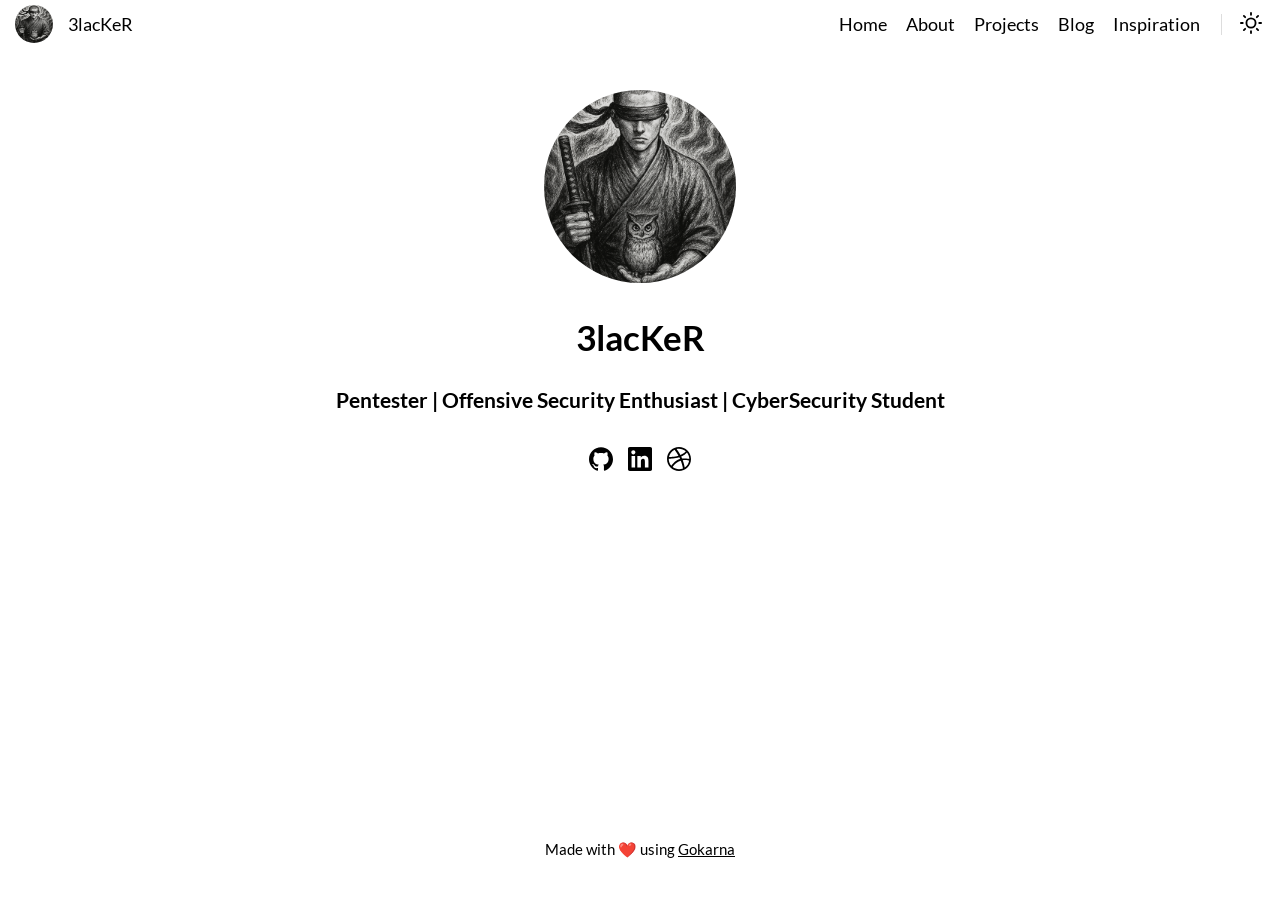
<file: index.html>
<!DOCTYPE html>
<html lang="en"><head>
	<meta name="generator" content="Hugo 0.131.0">
    <meta charset="utf-8">
    <meta name="viewport" content="width=device-width, initial-scale=1">

    <style>
        :root {
            --accent-color: #FF4D4D;
            --font-size: 17.5px;
        }
    </style>

    
    
    
    
    
    

    
    <title>3lacKeR</title>
    <meta name="description" content="Pentester | Offensive Security Enthusiast | CyberSecurity Student">
    <meta name="keywords" content=''>

    <meta property="og:url" content="https://elmouddene.com/">
    <meta property="og:type" content="website">
    <meta property="og:title" content="3lacKeR">
    <meta property="og:description" content="Pentester | Offensive Security Enthusiast | CyberSecurity Student">
    <meta property="og:image" content="https://elmouddene.com/images/avatar.png">
    <meta property="og:image:secure_url" content="https://elmouddene.com/images/avatar.png">

    <meta name="twitter:card" content="summary_large_image">
    <meta name="twitter:title" content="3lacKeR">
    <meta name="twitter:description" content="Pentester | Offensive Security Enthusiast | CyberSecurity Student">
    <meta property="twitter:domain" content="https://elmouddene.com/">
    <meta property="twitter:url" content="https://elmouddene.com/">
    <meta name="twitter:image" content="https://elmouddene.com/images/avatar.png">

    
    <link rel="canonical" href="https://elmouddene.com/">

    
    <link rel="stylesheet" type="text/css" href="/css/normalize.min.css" media="print">

    
    <link rel="stylesheet" type="text/css" href="/css/main.min.css">

    
    <link id="dark-theme" rel="stylesheet" href="/css/dark.min.css">

    
    <script src="/js/bundle.min.a036ebe92c17ea3f0c07761c2135b82bec6f37c8efb7f49ddad1f28c22fc4769.js" integrity="sha256-oDbr6SwX6j8MB3YcITW4K&#43;xvN8jvt/Sd2tHyjCL8R2k="></script>

    
    
</head>
<body>
        <script>
            
            setThemeByUserPref();
        </script><header class="header">
    <nav class="header-nav">

        
        <div class="avatar">
            <a href="https://elmouddene.com/">
                <img src='/images/avatar.png' alt="avatar">
            </a>
        </div>
        

        <div class="nav-title">
            <a class="nav-brand" href="https://elmouddene.com/">3lacKeR</a>
        </div>

        <div class="nav-links">
            
            <div class="nav-link">
                <a href="https://elmouddene.com/" aria-label="home" > Home </a>
            </div>
            
            <div class="nav-link">
                <a href="https://elmouddene.com/about/" aria-label="about" > About </a>
            </div>
            
            <div class="nav-link">
                <a href="https://elmouddene.com/projects/" aria-label="projects" > Projects </a>
            </div>
            
            <div class="nav-link">
                <a href="https://elmouddene.com/blog/" aria-label="blog" > Blog </a>
            </div>
            
            <div class="nav-link">
                <a href="https://elmouddene.com/owl/" aria-label="inspiration" > Inspiration </a>
            </div>
            

            <span class="nav-icons-divider"></span>
            <div class="nav-link dark-theme-toggle">
                <span class="sr-only dark-theme-toggle-screen-reader-target">theme</span>
                <a aria-hidden="true" role="switch">
                    <span class="theme-toggle-icon" data-feather="moon"></span>
                </a>
            </div>

            <div class="nav-link" id="hamburger-menu-toggle">
                <span class="sr-only hamburger-menu-toggle-screen-reader-target">menu</span>
                <a aria-checked="false" aria-labelledby="hamburger-menu-toggle" id="hamburger-menu-toggle-target" role="switch">
                    <span data-feather="menu"></span>
                </a>
            </div>

            
            <ul class="nav-hamburger-list visibility-hidden">
                
                <li class="nav-item">
                    <a href="https://elmouddene.com/" > Home </a>
                </li>
                
                <li class="nav-item">
                    <a href="https://elmouddene.com/about/" > About </a>
                </li>
                
                <li class="nav-item">
                    <a href="https://elmouddene.com/projects/" > Projects </a>
                </li>
                
                <li class="nav-item">
                    <a href="https://elmouddene.com/blog/" > Blog </a>
                </li>
                
                <li class="nav-item">
                    <a href="https://elmouddene.com/owl/" > Inspiration </a>
                </li>
                
                <li class="nav-item dark-theme-toggle">
                    <span class="sr-only dark-theme-toggle-screen-reader-target">theme</span>
                    <a role="switch">
                        <span class="theme-toggle-icon" data-feather="moon"></span>
                    </a>
                </li>
            </ul>

        </div>
    </nav>
</header>
<main id="content">
<section class="home-about">
	<div class="avatar">
        
        <img class=size-m src='/images/avatar.png' alt="avatar">
        
	</div>

    <h1>3lacKeR</h1>
    
        <h2>Pentester | Offensive Security Enthusiast | CyberSecurity Student</h2>
    

</section>

<div class="flex-break"></div>


<div class="gk-social-icons">
    <ul class="gk-social-icons-list">
        
        <li class="gk-social-icon">
            <a href="https://github.com/OssamaN7"  aria-label="Learn more on github">
                <img class="svg-inject" src="/svg/icons/github.svg" alt="">
            </a>
        </li>
        
        <li class="gk-social-icon">
            <a href="https://www.linkedin.com/in/oamouddene/"  aria-label="Learn more on linkedin">
                <img class="svg-inject" src="/svg/icons/linkedin.svg" alt="">
            </a>
        </li>
        
        <li class="gk-social-icon">
            <a href="https://tryhackme.com/p/3lacker"  aria-label="Learn more on dribbble">
                <img class="svg-inject" src="/svg/icons/dribbble.svg" alt="">
            </a>
        </li>
        
    </ul>
</div>






        </main><footer class="footer">
    
    

    

    

    

    <span>
        Made with &#10084;&#65039; using <a target="_blank" href="https://github.com/gokarna-theme/gokarna-hugo">Gokarna</a>
    </span>
</footer>
</body>
</html>
</file>
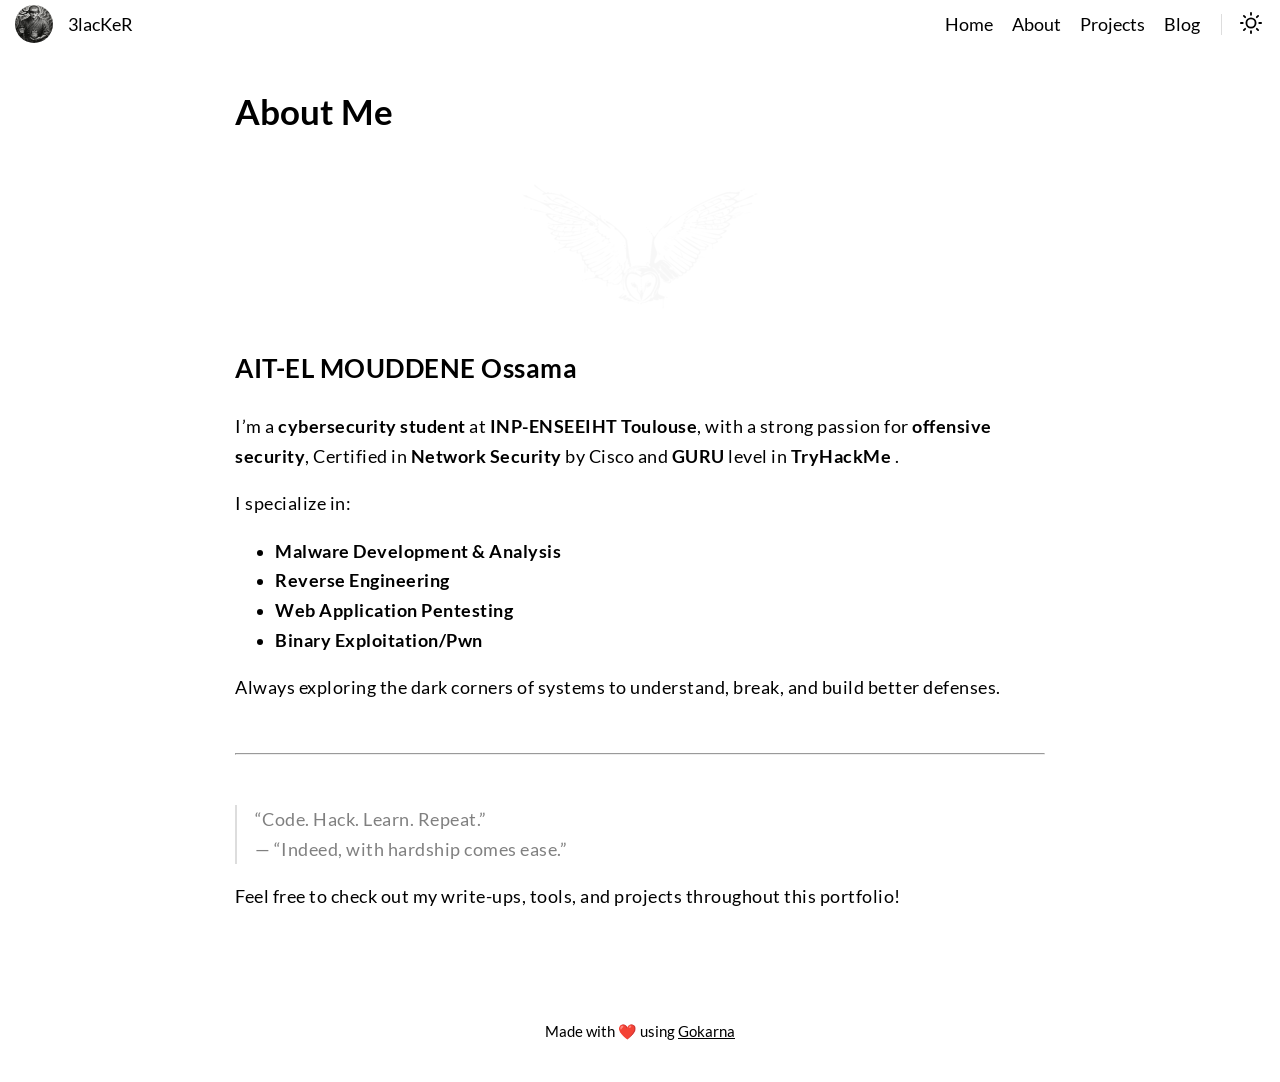
<file: about/index.html>
<!DOCTYPE html>
<html lang="en"><head>
    <meta charset="utf-8">
    <meta name="viewport" content="width=device-width, initial-scale=1">

    <style>
        :root {
            --accent-color: #FF4D4D;
            --font-size: 17.5px;
        }
    </style>

    
    
    
    
    
    

    
    <title>About Me</title>
    <meta name="description" content="AIT-EL MOUDDENE Ossama I&amp;rsquo;m a cybersecurity student at INP-ENSEEIHT Toulouse, with a strong passion for offensive security, Certified in Network Security …">
    <meta name="keywords" content=''>

    <meta property="og:url" content="https://elmouddene.com/about/">
    <meta property="og:type" content="website">
    <meta property="og:title" content="About Me">
    <meta property="og:description" content="AIT-EL MOUDDENE Ossama I&amp;rsquo;m a cybersecurity student at INP-ENSEEIHT Toulouse, with a strong passion for offensive security, Certified in Network Security …">
    <meta property="og:image" content="https://elmouddene.com/images/avatar.png">
    <meta property="og:image:secure_url" content="https://elmouddene.com/images/avatar.png">

    <meta name="twitter:card" content="summary_large_image">
    <meta name="twitter:title" content="About Me">
    <meta name="twitter:description" content="AIT-EL MOUDDENE Ossama I&amp;rsquo;m a cybersecurity student at INP-ENSEEIHT Toulouse, with a strong passion for offensive security, Certified in Network Security …">
    <meta property="twitter:domain" content="https://elmouddene.com/about/">
    <meta property="twitter:url" content="https://elmouddene.com/about/">
    <meta name="twitter:image" content="https://elmouddene.com/images/avatar.png">

    
    <link rel="canonical" href="https://elmouddene.com/about/">

    
    <link rel="stylesheet" type="text/css" href="/css/normalize.min.css" media="print">

    
    <link rel="stylesheet" type="text/css" href="/css/main.min.css">

    
    <link id="dark-theme" rel="stylesheet" href="/css/dark.min.css">

    
    <script src="/js/bundle.min.a036ebe92c17ea3f0c07761c2135b82bec6f37c8efb7f49ddad1f28c22fc4769.js" integrity="sha256-oDbr6SwX6j8MB3YcITW4K&#43;xvN8jvt/Sd2tHyjCL8R2k="></script>

    
    
</head>
<body>
        <script>
            
            setThemeByUserPref();
        </script><header class="header">
    <nav class="header-nav">

        
        <div class="avatar">
            <a href="https://elmouddene.com/">
                <img src='/images/avatar.png' alt="avatar">
            </a>
        </div>
        

        <div class="nav-title">
            <a class="nav-brand" href="https://elmouddene.com/">3lacKeR</a>
        </div>

        <div class="nav-links">
            
            <div class="nav-link">
                <a href="https://elmouddene.com/" aria-label="home" > Home </a>
            </div>
            
            <div class="nav-link">
                <a href="https://elmouddene.com/about/" aria-label="about" > About </a>
            </div>
            
            <div class="nav-link">
                <a href="https://elmouddene.com/projects/" aria-label="projects" > Projects </a>
            </div>
            
            <div class="nav-link">
                <a href="https://elmouddene.com/blog/" aria-label="blog" > Blog </a>
            </div>
            

            <span class="nav-icons-divider"></span>
            <div class="nav-link dark-theme-toggle">
                <span class="sr-only dark-theme-toggle-screen-reader-target">theme</span>
                <a aria-hidden="true" role="switch">
                    <span class="theme-toggle-icon" data-feather="moon"></span>
                </a>
            </div>

            <div class="nav-link" id="hamburger-menu-toggle">
                <span class="sr-only hamburger-menu-toggle-screen-reader-target">menu</span>
                <a aria-checked="false" aria-labelledby="hamburger-menu-toggle" id="hamburger-menu-toggle-target" role="switch">
                    <span data-feather="menu"></span>
                </a>
            </div>

            
            <ul class="nav-hamburger-list visibility-hidden">
                
                <li class="nav-item">
                    <a href="https://elmouddene.com/" > Home </a>
                </li>
                
                <li class="nav-item">
                    <a href="https://elmouddene.com/about/" > About </a>
                </li>
                
                <li class="nav-item">
                    <a href="https://elmouddene.com/projects/" > Projects </a>
                </li>
                
                <li class="nav-item">
                    <a href="https://elmouddene.com/blog/" > Blog </a>
                </li>
                
                <li class="nav-item dark-theme-toggle">
                    <span class="sr-only dark-theme-toggle-screen-reader-target">theme</span>
                    <a role="switch">
                        <span class="theme-toggle-icon" data-feather="moon"></span>
                    </a>
                </li>
            </ul>

        </div>
    </nav>
</header>
<main id="content">
    

    <div class="post container">

    <div class="post-header-section">
        <h1>About Me</h1>
    </div>

    <div class="post-content">
        <p><img src="/images/owll.png" alt="avatar"></p>
<h2 id="ait-el-mouddene-ossama">AIT-EL MOUDDENE Ossama</h2>
<p>I&rsquo;m a <strong>cybersecurity student</strong> at <strong>INP-ENSEEIHT Toulouse</strong>, with a strong passion for <strong>offensive security</strong>, Certified in <strong>Network Security</strong> by Cisco and <strong>GURU</strong> level in <strong>TryHackMe</strong> .</p>
<p>I specialize in:</p>
<ul>
<li><strong>Malware Development &amp; Analysis</strong></li>
<li><strong>Reverse Engineering</strong></li>
<li><strong>Web Application Pentesting</strong></li>
<li><strong>Binary Exploitation/Pwn</strong></li>
</ul>
<p>Always exploring the dark corners of systems to understand, break, and build better defenses.</p>
<hr>
<blockquote>
<p>&ldquo;Code. Hack. Learn. Repeat.&rdquo;<br>
— &ldquo;Indeed, with hardship comes ease.&rdquo;</p>
</blockquote>
<p>Feel free to check out my write-ups, tools, and projects throughout this portfolio!</p>

    </div>
    
    
        <svg id="btt-button" class="arrow-logo" xmlns="http://www.w3.org/2000/svg" height="1em" viewBox="0 0 384 512" onclick="scrollToTop()" title="Go to top">
    
    <path d="M177 159.7l136 136c9.4 9.4 9.4 24.6 0 33.9l-22.6 22.6c-9.4 9.4-24.6 9.4-33.9 0L160 255.9l-96.4 96.4c-9.4 9.4-24.6 9.4-33.9 0L7 329.7c-9.4-9.4-9.4-24.6 0-33.9l136-136c9.4-9.5 24.6-9.5 34-.1z"/>
</svg>
<script>
    let backToTopButton = document.getElementById("btt-button");

    window.onscroll = function() {
        scrollFunction()
    };

    function scrollFunction() {
        if (document.body.scrollTop > 20 || document.documentElement.scrollTop > 20) {
            backToTopButton.style.display = "block";
        } else {
            backToTopButton.style.display = "none";
        }
    }

    function scrollToTop() {
        window.scrollTo(0, 0);
    }
</script>

    
</div>




        </main><footer class="footer">
    
    

    

    

    

    <span>
        Made with &#10084;&#65039; using <a target="_blank" href="https://github.com/gokarna-theme/gokarna-hugo">Gokarna</a>
    </span>
</footer>
</body>
</html>
</file>
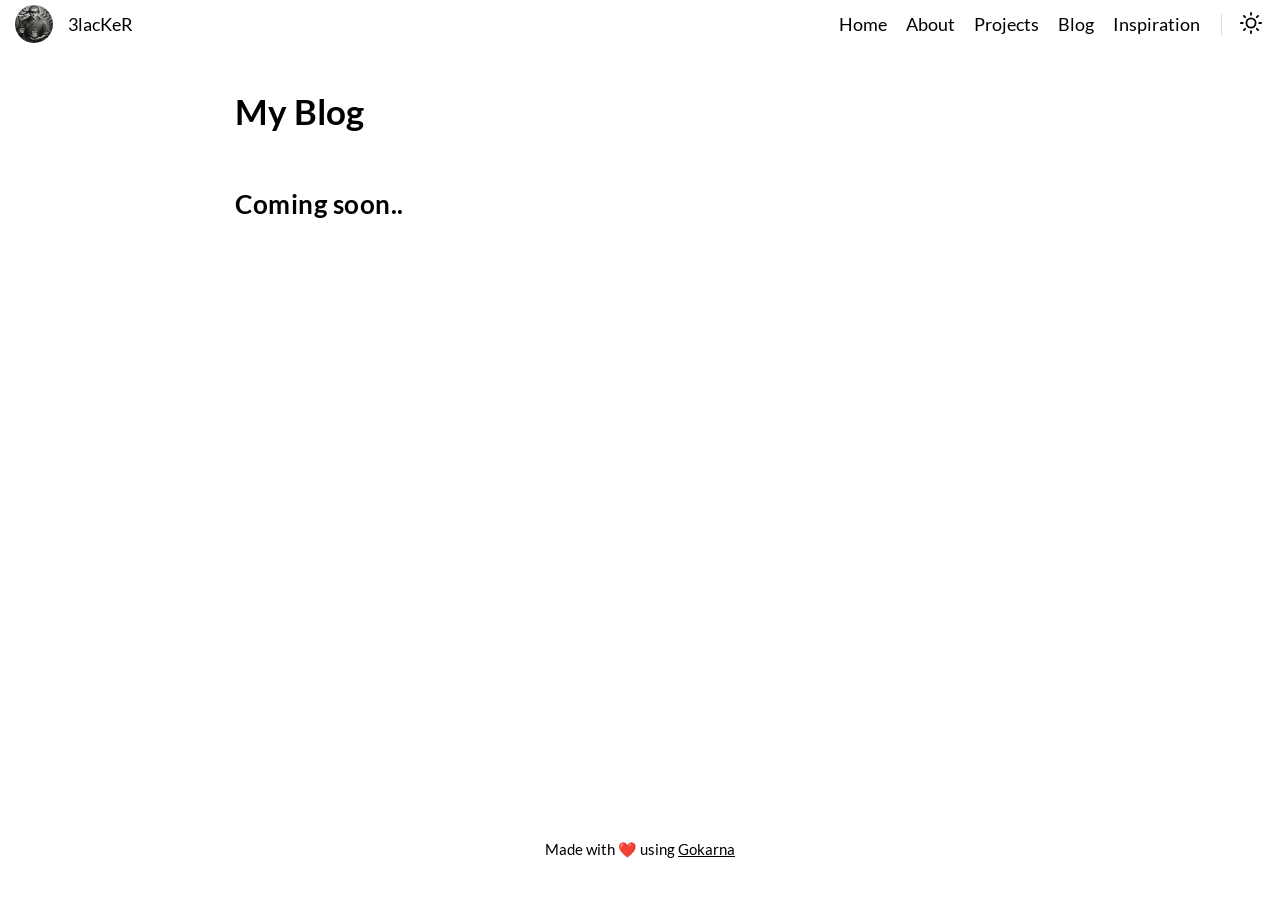
<file: blog/index.html>
<!DOCTYPE html>
<html lang="en"><head>
    <meta charset="utf-8">
    <meta name="viewport" content="width=device-width, initial-scale=1">

    <style>
        :root {
            --accent-color: #FF4D4D;
            --font-size: 17.5px;
        }
    </style>

    
    
    
    
    
    

    
    <title>My Blog</title>
    <meta name="description" content="A collection of my write-ups and articles.">
    <meta name="keywords" content=''>

    <meta property="og:url" content="https://elmouddene.com/blog/">
    <meta property="og:type" content="website">
    <meta property="og:title" content="My Blog">
    <meta property="og:description" content="A collection of my write-ups and articles.">
    <meta property="og:image" content="https://elmouddene.com/images/avatar.png">
    <meta property="og:image:secure_url" content="https://elmouddene.com/images/avatar.png">

    <meta name="twitter:card" content="summary_large_image">
    <meta name="twitter:title" content="My Blog">
    <meta name="twitter:description" content="A collection of my write-ups and articles.">
    <meta property="twitter:domain" content="https://elmouddene.com/blog/">
    <meta property="twitter:url" content="https://elmouddene.com/blog/">
    <meta name="twitter:image" content="https://elmouddene.com/images/avatar.png">

    
    <link rel="canonical" href="https://elmouddene.com/blog/">

    
    <link rel="stylesheet" type="text/css" href="/css/normalize.min.css" media="print">

    
    <link rel="stylesheet" type="text/css" href="/css/main.min.css">

    
    <link id="dark-theme" rel="stylesheet" href="/css/dark.min.css">

    
    <script src="/js/bundle.min.a036ebe92c17ea3f0c07761c2135b82bec6f37c8efb7f49ddad1f28c22fc4769.js" integrity="sha256-oDbr6SwX6j8MB3YcITW4K&#43;xvN8jvt/Sd2tHyjCL8R2k="></script>

    
    
</head>
<body>
        <script>
            
            setThemeByUserPref();
        </script><header class="header">
    <nav class="header-nav">

        
        <div class="avatar">
            <a href="https://elmouddene.com/">
                <img src='/images/avatar.png' alt="avatar">
            </a>
        </div>
        

        <div class="nav-title">
            <a class="nav-brand" href="https://elmouddene.com/">3lacKeR</a>
        </div>

        <div class="nav-links">
            
            <div class="nav-link">
                <a href="https://elmouddene.com/" aria-label="home" > Home </a>
            </div>
            
            <div class="nav-link">
                <a href="https://elmouddene.com/about/" aria-label="about" > About </a>
            </div>
            
            <div class="nav-link">
                <a href="https://elmouddene.com/projects/" aria-label="projects" > Projects </a>
            </div>
            
            <div class="nav-link">
                <a href="https://elmouddene.com/blog/" aria-label="blog" > Blog </a>
            </div>
            
            <div class="nav-link">
                <a href="https://elmouddene.com/owl/" aria-label="inspiration" > Inspiration </a>
            </div>
            

            <span class="nav-icons-divider"></span>
            <div class="nav-link dark-theme-toggle">
                <span class="sr-only dark-theme-toggle-screen-reader-target">theme</span>
                <a aria-hidden="true" role="switch">
                    <span class="theme-toggle-icon" data-feather="moon"></span>
                </a>
            </div>

            <div class="nav-link" id="hamburger-menu-toggle">
                <span class="sr-only hamburger-menu-toggle-screen-reader-target">menu</span>
                <a aria-checked="false" aria-labelledby="hamburger-menu-toggle" id="hamburger-menu-toggle-target" role="switch">
                    <span data-feather="menu"></span>
                </a>
            </div>

            
            <ul class="nav-hamburger-list visibility-hidden">
                
                <li class="nav-item">
                    <a href="https://elmouddene.com/" > Home </a>
                </li>
                
                <li class="nav-item">
                    <a href="https://elmouddene.com/about/" > About </a>
                </li>
                
                <li class="nav-item">
                    <a href="https://elmouddene.com/projects/" > Projects </a>
                </li>
                
                <li class="nav-item">
                    <a href="https://elmouddene.com/blog/" > Blog </a>
                </li>
                
                <li class="nav-item">
                    <a href="https://elmouddene.com/owl/" > Inspiration </a>
                </li>
                
                <li class="nav-item dark-theme-toggle">
                    <span class="sr-only dark-theme-toggle-screen-reader-target">theme</span>
                    <a role="switch">
                        <span class="theme-toggle-icon" data-feather="moon"></span>
                    </a>
                </li>
            </ul>

        </div>
    </nav>
</header>
<main id="content">
    

    <div class="post container">

    <div class="post-header-section">
        <h1>My Blog</h1>
    </div>

    <div class="post-content">
        <h2 id="coming-soon">Coming soon..</h2>

    </div>
    
    
        <svg id="btt-button" class="arrow-logo" xmlns="http://www.w3.org/2000/svg" height="1em" viewBox="0 0 384 512" onclick="scrollToTop()" title="Go to top">
    
    <path d="M177 159.7l136 136c9.4 9.4 9.4 24.6 0 33.9l-22.6 22.6c-9.4 9.4-24.6 9.4-33.9 0L160 255.9l-96.4 96.4c-9.4 9.4-24.6 9.4-33.9 0L7 329.7c-9.4-9.4-9.4-24.6 0-33.9l136-136c9.4-9.5 24.6-9.5 34-.1z"/>
</svg>
<script>
    let backToTopButton = document.getElementById("btt-button");

    window.onscroll = function() {
        scrollFunction()
    };

    function scrollFunction() {
        if (document.body.scrollTop > 20 || document.documentElement.scrollTop > 20) {
            backToTopButton.style.display = "block";
        } else {
            backToTopButton.style.display = "none";
        }
    }

    function scrollToTop() {
        window.scrollTo(0, 0);
    }
</script>

    
</div>




        </main><footer class="footer">
    
    

    

    

    

    <span>
        Made with &#10084;&#65039; using <a target="_blank" href="https://github.com/gokarna-theme/gokarna-hugo">Gokarna</a>
    </span>
</footer>
</body>
</html>
</file>
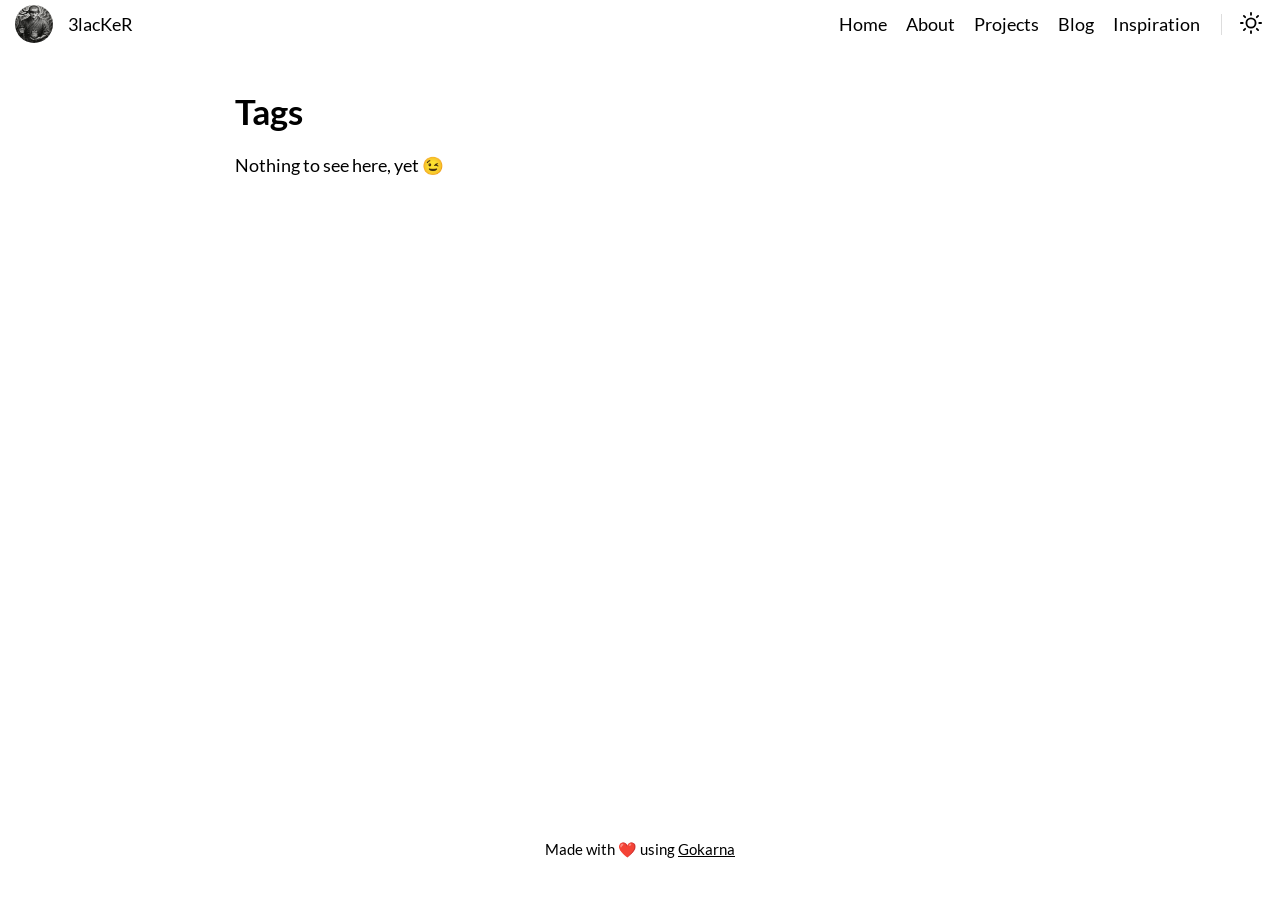
<file: categories/index.html>
<!DOCTYPE html>
<html lang="en"><head>
    <meta charset="utf-8">
    <meta name="viewport" content="width=device-width, initial-scale=1">

    <style>
        :root {
            --accent-color: #FF4D4D;
            --font-size: 17.5px;
        }
    </style>

    
    
    
    
    
    

    
    <title>Categories</title>
    <meta name="description" content="Pentester | Offensive Security Enthusiast | CyberSecurity Student">
    <meta name="keywords" content=''>

    <meta property="og:url" content="https://elmouddene.com/categories/">
    <meta property="og:type" content="website">
    <meta property="og:title" content="Categories">
    <meta property="og:description" content="Pentester | Offensive Security Enthusiast | CyberSecurity Student">
    <meta property="og:image" content="https://elmouddene.com/images/avatar.png">
    <meta property="og:image:secure_url" content="https://elmouddene.com/images/avatar.png">

    <meta name="twitter:card" content="summary_large_image">
    <meta name="twitter:title" content="Categories">
    <meta name="twitter:description" content="Pentester | Offensive Security Enthusiast | CyberSecurity Student">
    <meta property="twitter:domain" content="https://elmouddene.com/categories/">
    <meta property="twitter:url" content="https://elmouddene.com/categories/">
    <meta name="twitter:image" content="https://elmouddene.com/images/avatar.png">

    
    <link rel="canonical" href="https://elmouddene.com/categories/">

    
    <link rel="stylesheet" type="text/css" href="/css/normalize.min.css" media="print">

    
    <link rel="stylesheet" type="text/css" href="/css/main.min.css">

    
    <link id="dark-theme" rel="stylesheet" href="/css/dark.min.css">

    
    <script src="/js/bundle.min.a036ebe92c17ea3f0c07761c2135b82bec6f37c8efb7f49ddad1f28c22fc4769.js" integrity="sha256-oDbr6SwX6j8MB3YcITW4K&#43;xvN8jvt/Sd2tHyjCL8R2k="></script>

    
    
</head>
<body>
        <script>
            
            setThemeByUserPref();
        </script><header class="header">
    <nav class="header-nav">

        
        <div class="avatar">
            <a href="https://elmouddene.com/">
                <img src='/images/avatar.png' alt="avatar">
            </a>
        </div>
        

        <div class="nav-title">
            <a class="nav-brand" href="https://elmouddene.com/">3lacKeR</a>
        </div>

        <div class="nav-links">
            
            <div class="nav-link">
                <a href="https://elmouddene.com/" aria-label="home" > Home </a>
            </div>
            
            <div class="nav-link">
                <a href="https://elmouddene.com/about/" aria-label="about" > About </a>
            </div>
            
            <div class="nav-link">
                <a href="https://elmouddene.com/projects/" aria-label="projects" > Projects </a>
            </div>
            
            <div class="nav-link">
                <a href="https://elmouddene.com/blog/" aria-label="blog" > Blog </a>
            </div>
            
            <div class="nav-link">
                <a href="https://elmouddene.com/owl/" aria-label="inspiration" > Inspiration </a>
            </div>
            

            <span class="nav-icons-divider"></span>
            <div class="nav-link dark-theme-toggle">
                <span class="sr-only dark-theme-toggle-screen-reader-target">theme</span>
                <a aria-hidden="true" role="switch">
                    <span class="theme-toggle-icon" data-feather="moon"></span>
                </a>
            </div>

            <div class="nav-link" id="hamburger-menu-toggle">
                <span class="sr-only hamburger-menu-toggle-screen-reader-target">menu</span>
                <a aria-checked="false" aria-labelledby="hamburger-menu-toggle" id="hamburger-menu-toggle-target" role="switch">
                    <span data-feather="menu"></span>
                </a>
            </div>

            
            <ul class="nav-hamburger-list visibility-hidden">
                
                <li class="nav-item">
                    <a href="https://elmouddene.com/" > Home </a>
                </li>
                
                <li class="nav-item">
                    <a href="https://elmouddene.com/about/" > About </a>
                </li>
                
                <li class="nav-item">
                    <a href="https://elmouddene.com/projects/" > Projects </a>
                </li>
                
                <li class="nav-item">
                    <a href="https://elmouddene.com/blog/" > Blog </a>
                </li>
                
                <li class="nav-item">
                    <a href="https://elmouddene.com/owl/" > Inspiration </a>
                </li>
                
                <li class="nav-item dark-theme-toggle">
                    <span class="sr-only dark-theme-toggle-screen-reader-target">theme</span>
                    <a role="switch">
                        <span class="theme-toggle-icon" data-feather="moon"></span>
                    </a>
                </li>
            </ul>

        </div>
    </nav>
</header>
<main id="content">
<div class="container tags-list">

    <h1 class="list-title">Tags</h1>
    
        Nothing to see here, yet 😉
    

</div>

        </main><footer class="footer">
    
    

    

    

    

    <span>
        Made with &#10084;&#65039; using <a target="_blank" href="https://github.com/gokarna-theme/gokarna-hugo">Gokarna</a>
    </span>
</footer>
</body>
</html>
</file>
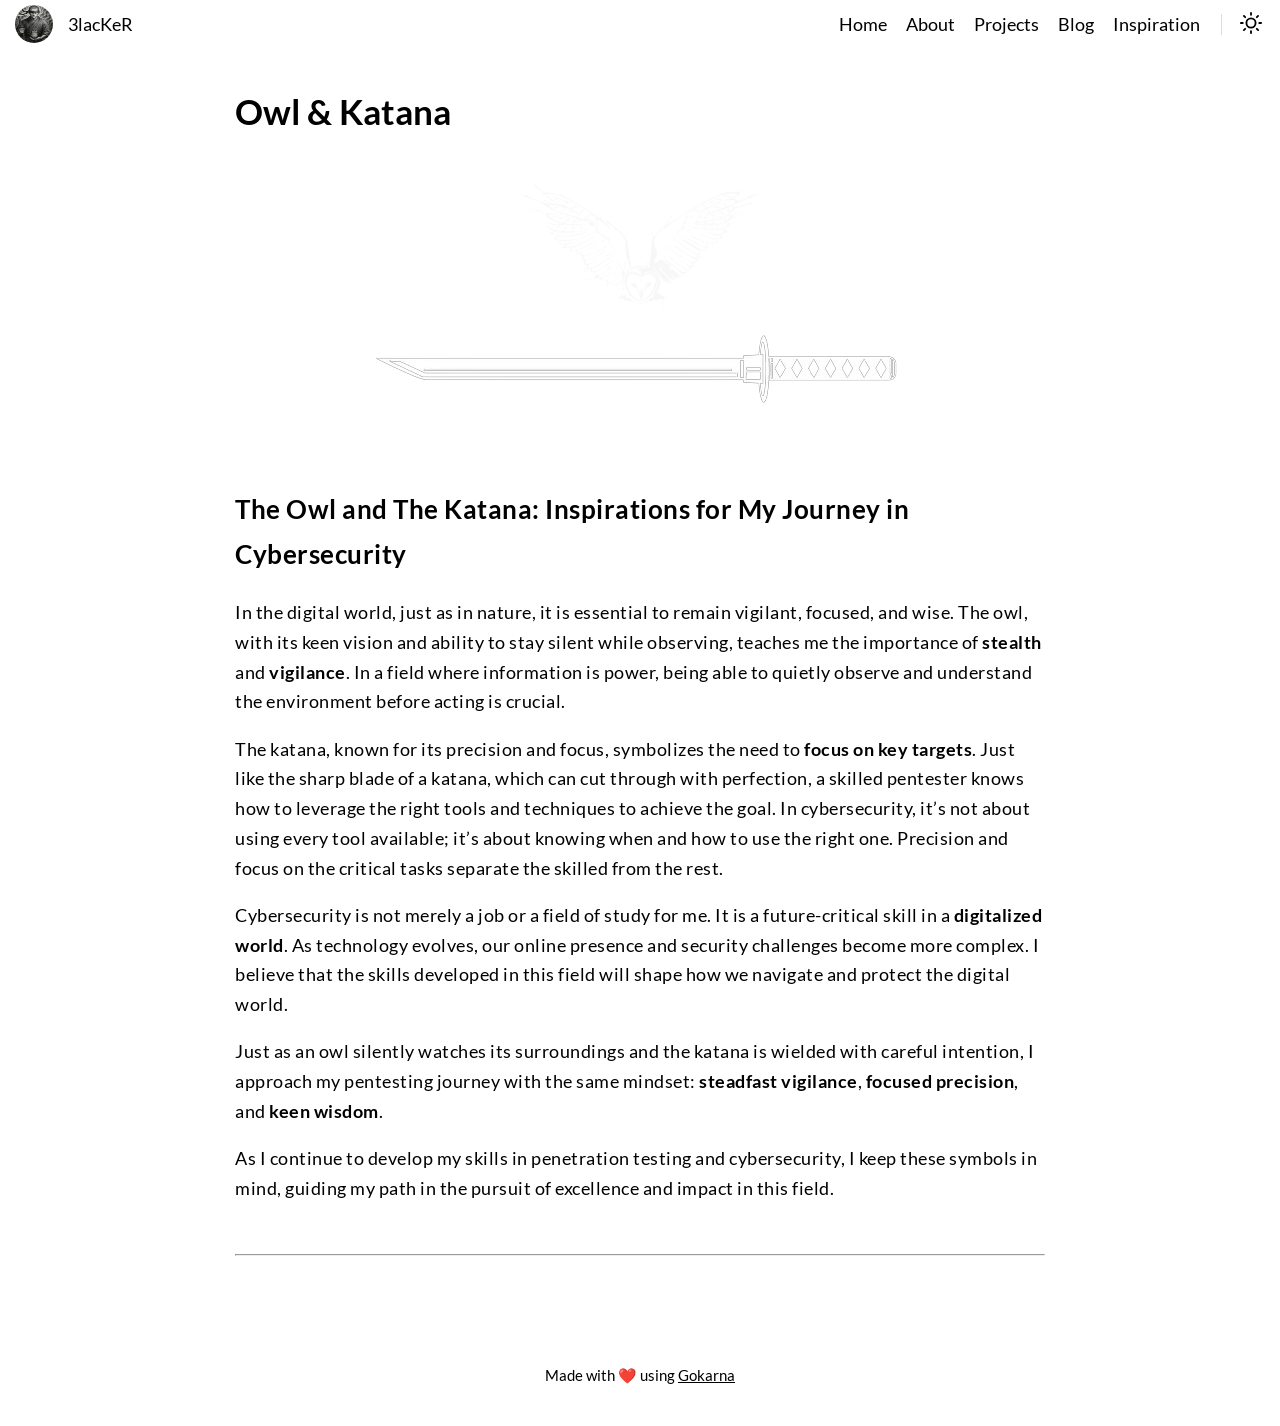
<file: owl/index.html>
<!DOCTYPE html>
<html lang="en"><head>
    <meta charset="utf-8">
    <meta name="viewport" content="width=device-width, initial-scale=1">

    <style>
        :root {
            --accent-color: #FF4D4D;
            --font-size: 17.5px;
        }
    </style>

    
    
    
    
    
    

    
    <title>Owl &amp; Katana</title>
    <meta name="description" content="A Journey of Stealth, Precision, and Wisdom in Cybersecurity">
    <meta name="keywords" content=''>

    <meta property="og:url" content="https://elmouddene.com/owl/">
    <meta property="og:type" content="website">
    <meta property="og:title" content="Owl &amp; Katana">
    <meta property="og:description" content="A Journey of Stealth, Precision, and Wisdom in Cybersecurity">
    <meta property="og:image" content="https://elmouddene.com/images/avatar.png">
    <meta property="og:image:secure_url" content="https://elmouddene.com/images/avatar.png">

    <meta name="twitter:card" content="summary_large_image">
    <meta name="twitter:title" content="Owl &amp; Katana">
    <meta name="twitter:description" content="A Journey of Stealth, Precision, and Wisdom in Cybersecurity">
    <meta property="twitter:domain" content="https://elmouddene.com/owl/">
    <meta property="twitter:url" content="https://elmouddene.com/owl/">
    <meta name="twitter:image" content="https://elmouddene.com/images/avatar.png">

    
    <link rel="canonical" href="https://elmouddene.com/owl/">

    
    <link rel="stylesheet" type="text/css" href="/css/normalize.min.css" media="print">

    
    <link rel="stylesheet" type="text/css" href="/css/main.min.css">

    
    <link id="dark-theme" rel="stylesheet" href="/css/dark.min.css">

    
    <script src="/js/bundle.min.a036ebe92c17ea3f0c07761c2135b82bec6f37c8efb7f49ddad1f28c22fc4769.js" integrity="sha256-oDbr6SwX6j8MB3YcITW4K&#43;xvN8jvt/Sd2tHyjCL8R2k="></script>

    
    
</head>
<body>
        <script>
            
            setThemeByUserPref();
        </script><header class="header">
    <nav class="header-nav">

        
        <div class="avatar">
            <a href="https://elmouddene.com/">
                <img src='/images/avatar.png' alt="avatar">
            </a>
        </div>
        

        <div class="nav-title">
            <a class="nav-brand" href="https://elmouddene.com/">3lacKeR</a>
        </div>

        <div class="nav-links">
            
            <div class="nav-link">
                <a href="https://elmouddene.com/" aria-label="home" > Home </a>
            </div>
            
            <div class="nav-link">
                <a href="https://elmouddene.com/about/" aria-label="about" > About </a>
            </div>
            
            <div class="nav-link">
                <a href="https://elmouddene.com/projects/" aria-label="projects" > Projects </a>
            </div>
            
            <div class="nav-link">
                <a href="https://elmouddene.com/blog/" aria-label="blog" > Blog </a>
            </div>
            
            <div class="nav-link">
                <a href="https://elmouddene.com/owl/" aria-label="inspiration" > Inspiration </a>
            </div>
            

            <span class="nav-icons-divider"></span>
            <div class="nav-link dark-theme-toggle">
                <span class="sr-only dark-theme-toggle-screen-reader-target">theme</span>
                <a aria-hidden="true" role="switch">
                    <span class="theme-toggle-icon" data-feather="moon"></span>
                </a>
            </div>

            <div class="nav-link" id="hamburger-menu-toggle">
                <span class="sr-only hamburger-menu-toggle-screen-reader-target">menu</span>
                <a aria-checked="false" aria-labelledby="hamburger-menu-toggle" id="hamburger-menu-toggle-target" role="switch">
                    <span data-feather="menu"></span>
                </a>
            </div>

            
            <ul class="nav-hamburger-list visibility-hidden">
                
                <li class="nav-item">
                    <a href="https://elmouddene.com/" > Home </a>
                </li>
                
                <li class="nav-item">
                    <a href="https://elmouddene.com/about/" > About </a>
                </li>
                
                <li class="nav-item">
                    <a href="https://elmouddene.com/projects/" > Projects </a>
                </li>
                
                <li class="nav-item">
                    <a href="https://elmouddene.com/blog/" > Blog </a>
                </li>
                
                <li class="nav-item">
                    <a href="https://elmouddene.com/owl/" > Inspiration </a>
                </li>
                
                <li class="nav-item dark-theme-toggle">
                    <span class="sr-only dark-theme-toggle-screen-reader-target">theme</span>
                    <a role="switch">
                        <span class="theme-toggle-icon" data-feather="moon"></span>
                    </a>
                </li>
            </ul>

        </div>
    </nav>
</header>
<main id="content">
    

    <div class="post container">

    <div class="post-header-section">
        <h1>Owl &amp; Katana</h1>
    </div>

    <div class="post-content">
        <p><img src="/images/owll.png" alt="avatar">
<img src="/images/katana.png" alt="avatar"></p>
<h2 id="the-owl-and-the-katana-inspirations-for-my-journey-in-cybersecurity">The Owl and The Katana: Inspirations for My Journey in Cybersecurity</h2>
<p>In the digital world, just as in nature, it is essential to remain vigilant, focused, and wise. The owl, with its keen vision and ability to stay silent while observing, teaches me the importance of <strong>stealth</strong> and <strong>vigilance</strong>. In a field where information is power, being able to quietly observe and understand the environment before acting is crucial.</p>
<p>The katana, known for its precision and focus, symbolizes the need to <strong>focus on key targets</strong>. Just like the sharp blade of a katana, which can cut through with perfection, a skilled pentester knows how to leverage the right tools and techniques to achieve the goal. In cybersecurity, it&rsquo;s not about using every tool available; it&rsquo;s about knowing when and how to use the right one. Precision and focus on the critical tasks separate the skilled from the rest.</p>
<p>Cybersecurity is not merely a job or a field of study for me. It is a future-critical skill in a <strong>digitalized world</strong>. As technology evolves, our online presence and security challenges become more complex. I believe that the skills developed in this field will shape how we navigate and protect the digital world.</p>
<p>Just as an owl silently watches its surroundings and the katana is wielded with careful intention, I approach my pentesting journey with the same mindset: <strong>steadfast vigilance</strong>, <strong>focused precision</strong>, and <strong>keen wisdom</strong>.</p>
<p>As I continue to develop my skills in penetration testing and cybersecurity, I keep these symbols in mind, guiding my path in the pursuit of excellence and impact in this field.</p>
<hr>

    </div>
    
    
        <svg id="btt-button" class="arrow-logo" xmlns="http://www.w3.org/2000/svg" height="1em" viewBox="0 0 384 512" onclick="scrollToTop()" title="Go to top">
    
    <path d="M177 159.7l136 136c9.4 9.4 9.4 24.6 0 33.9l-22.6 22.6c-9.4 9.4-24.6 9.4-33.9 0L160 255.9l-96.4 96.4c-9.4 9.4-24.6 9.4-33.9 0L7 329.7c-9.4-9.4-9.4-24.6 0-33.9l136-136c9.4-9.5 24.6-9.5 34-.1z"/>
</svg>
<script>
    let backToTopButton = document.getElementById("btt-button");

    window.onscroll = function() {
        scrollFunction()
    };

    function scrollFunction() {
        if (document.body.scrollTop > 20 || document.documentElement.scrollTop > 20) {
            backToTopButton.style.display = "block";
        } else {
            backToTopButton.style.display = "none";
        }
    }

    function scrollToTop() {
        window.scrollTo(0, 0);
    }
</script>

    
</div>




        </main><footer class="footer">
    
    

    

    

    

    <span>
        Made with &#10084;&#65039; using <a target="_blank" href="https://github.com/gokarna-theme/gokarna-hugo">Gokarna</a>
    </span>
</footer>
</body>
</html>
</file>
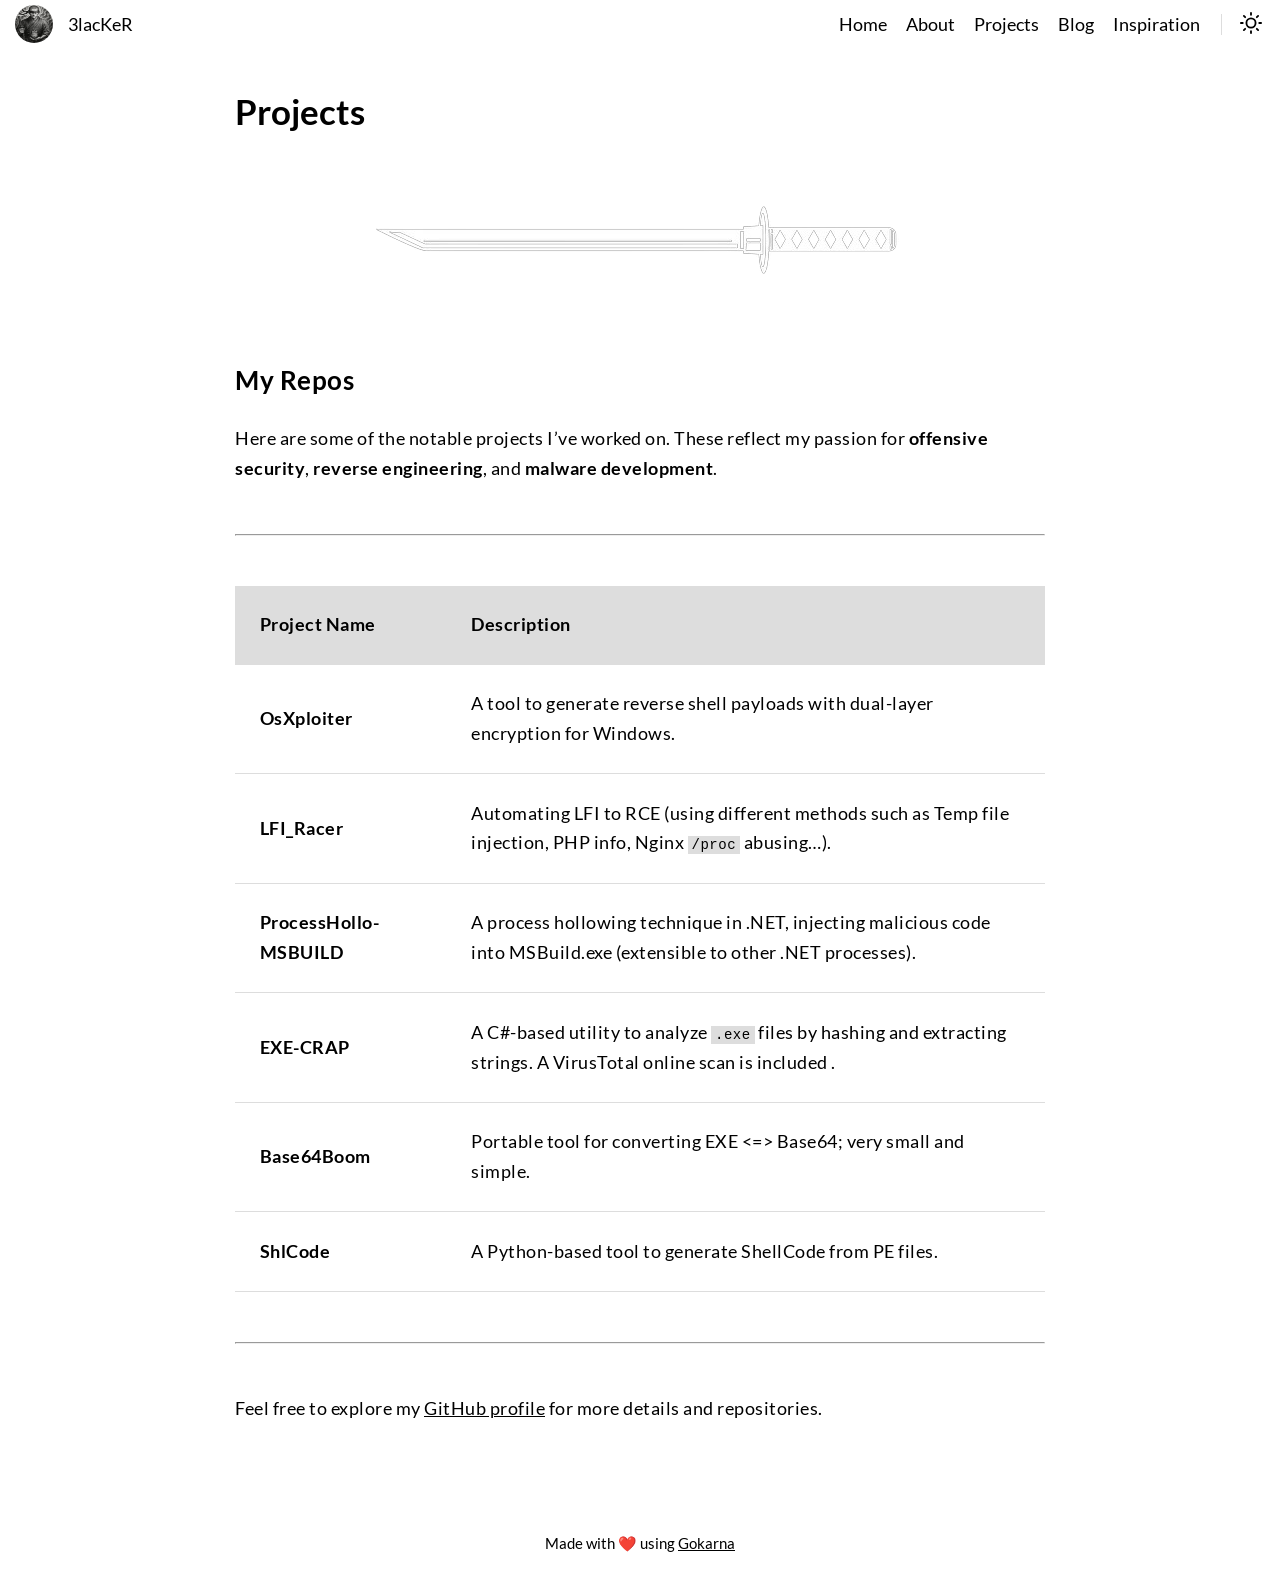
<file: projects/index.html>
<!DOCTYPE html>
<html lang="en"><head>
    <meta charset="utf-8">
    <meta name="viewport" content="width=device-width, initial-scale=1">

    <style>
        :root {
            --accent-color: #FF4D4D;
            --font-size: 17.5px;
        }
    </style>

    
    
    
    
    
    

    
    <title>Projects</title>
    <meta name="description" content="My Repos Here are some of the notable projects I&amp;rsquo;ve worked on. These reflect my passion for offensive security, reverse engineering, and malware …">
    <meta name="keywords" content=''>

    <meta property="og:url" content="https://elmouddene.com/projects/">
    <meta property="og:type" content="website">
    <meta property="og:title" content="Projects">
    <meta property="og:description" content="My Repos Here are some of the notable projects I&amp;rsquo;ve worked on. These reflect my passion for offensive security, reverse engineering, and malware …">
    <meta property="og:image" content="https://elmouddene.com/images/avatar.png">
    <meta property="og:image:secure_url" content="https://elmouddene.com/images/avatar.png">

    <meta name="twitter:card" content="summary_large_image">
    <meta name="twitter:title" content="Projects">
    <meta name="twitter:description" content="My Repos Here are some of the notable projects I&amp;rsquo;ve worked on. These reflect my passion for offensive security, reverse engineering, and malware …">
    <meta property="twitter:domain" content="https://elmouddene.com/projects/">
    <meta property="twitter:url" content="https://elmouddene.com/projects/">
    <meta name="twitter:image" content="https://elmouddene.com/images/avatar.png">

    
    <link rel="canonical" href="https://elmouddene.com/projects/">

    
    <link rel="stylesheet" type="text/css" href="/css/normalize.min.css" media="print">

    
    <link rel="stylesheet" type="text/css" href="/css/main.min.css">

    
    <link id="dark-theme" rel="stylesheet" href="/css/dark.min.css">

    
    <script src="/js/bundle.min.a036ebe92c17ea3f0c07761c2135b82bec6f37c8efb7f49ddad1f28c22fc4769.js" integrity="sha256-oDbr6SwX6j8MB3YcITW4K&#43;xvN8jvt/Sd2tHyjCL8R2k="></script>

    
    
</head>
<body>
        <script>
            
            setThemeByUserPref();
        </script><header class="header">
    <nav class="header-nav">

        
        <div class="avatar">
            <a href="https://elmouddene.com/">
                <img src='/images/avatar.png' alt="avatar">
            </a>
        </div>
        

        <div class="nav-title">
            <a class="nav-brand" href="https://elmouddene.com/">3lacKeR</a>
        </div>

        <div class="nav-links">
            
            <div class="nav-link">
                <a href="https://elmouddene.com/" aria-label="home" > Home </a>
            </div>
            
            <div class="nav-link">
                <a href="https://elmouddene.com/about/" aria-label="about" > About </a>
            </div>
            
            <div class="nav-link">
                <a href="https://elmouddene.com/projects/" aria-label="projects" > Projects </a>
            </div>
            
            <div class="nav-link">
                <a href="https://elmouddene.com/blog/" aria-label="blog" > Blog </a>
            </div>
            
            <div class="nav-link">
                <a href="https://elmouddene.com/owl/" aria-label="inspiration" > Inspiration </a>
            </div>
            

            <span class="nav-icons-divider"></span>
            <div class="nav-link dark-theme-toggle">
                <span class="sr-only dark-theme-toggle-screen-reader-target">theme</span>
                <a aria-hidden="true" role="switch">
                    <span class="theme-toggle-icon" data-feather="moon"></span>
                </a>
            </div>

            <div class="nav-link" id="hamburger-menu-toggle">
                <span class="sr-only hamburger-menu-toggle-screen-reader-target">menu</span>
                <a aria-checked="false" aria-labelledby="hamburger-menu-toggle" id="hamburger-menu-toggle-target" role="switch">
                    <span data-feather="menu"></span>
                </a>
            </div>

            
            <ul class="nav-hamburger-list visibility-hidden">
                
                <li class="nav-item">
                    <a href="https://elmouddene.com/" > Home </a>
                </li>
                
                <li class="nav-item">
                    <a href="https://elmouddene.com/about/" > About </a>
                </li>
                
                <li class="nav-item">
                    <a href="https://elmouddene.com/projects/" > Projects </a>
                </li>
                
                <li class="nav-item">
                    <a href="https://elmouddene.com/blog/" > Blog </a>
                </li>
                
                <li class="nav-item">
                    <a href="https://elmouddene.com/owl/" > Inspiration </a>
                </li>
                
                <li class="nav-item dark-theme-toggle">
                    <span class="sr-only dark-theme-toggle-screen-reader-target">theme</span>
                    <a role="switch">
                        <span class="theme-toggle-icon" data-feather="moon"></span>
                    </a>
                </li>
            </ul>

        </div>
    </nav>
</header>
<main id="content">
    

    <div class="post container">

    <div class="post-header-section">
        <h1>Projects</h1>
    </div>

    <div class="post-content">
        <p><img src="/images/katana.png" alt="avatar"></p>
<h2 id="my-repos">My Repos</h2>
<p>Here are some of the notable projects I&rsquo;ve worked on. These reflect my passion for <strong>offensive security</strong>, <strong>reverse engineering</strong>, and <strong>malware development</strong>.</p>
<hr>
<table>
<thead>
<tr>
<th><strong>Project Name</strong></th>
<th><strong>Description</strong></th>
</tr>
</thead>
<tbody>
<tr>
<td><strong>OsXploiter</strong></td>
<td>A tool to generate reverse shell payloads with dual-layer encryption for Windows.</td>
</tr>
<tr>
<td><strong>LFI_Racer</strong></td>
<td>Automating LFI to RCE (using different methods such as Temp file injection, PHP info, Nginx <code>/proc</code> abusing&hellip;).</td>
</tr>
<tr>
<td><strong>ProcessHollo-MSBUILD</strong></td>
<td>A process hollowing technique in .NET, injecting malicious code into MSBuild.exe (extensible to other .NET processes).</td>
</tr>
<tr>
<td><strong>EXE-CRAP</strong></td>
<td>A C#-based utility to analyze <code>.exe</code> files by hashing and extracting strings. A VirusTotal online scan is included .</td>
</tr>
<tr>
<td><strong>Base64Boom</strong></td>
<td>Portable tool for converting EXE &lt;=&gt; Base64; very small and simple.</td>
</tr>
<tr>
<td><strong>ShlCode</strong></td>
<td>A Python-based tool to generate ShellCode from PE files.</td>
</tr>
</tbody>
</table>
<hr>
<p>Feel free to explore my <a href="https://github.com/OssamaN7">GitHub profile</a> for more details and repositories.</p>

    </div>
    
    
        <svg id="btt-button" class="arrow-logo" xmlns="http://www.w3.org/2000/svg" height="1em" viewBox="0 0 384 512" onclick="scrollToTop()" title="Go to top">
    
    <path d="M177 159.7l136 136c9.4 9.4 9.4 24.6 0 33.9l-22.6 22.6c-9.4 9.4-24.6 9.4-33.9 0L160 255.9l-96.4 96.4c-9.4 9.4-24.6 9.4-33.9 0L7 329.7c-9.4-9.4-9.4-24.6 0-33.9l136-136c9.4-9.5 24.6-9.5 34-.1z"/>
</svg>
<script>
    let backToTopButton = document.getElementById("btt-button");

    window.onscroll = function() {
        scrollFunction()
    };

    function scrollFunction() {
        if (document.body.scrollTop > 20 || document.documentElement.scrollTop > 20) {
            backToTopButton.style.display = "block";
        } else {
            backToTopButton.style.display = "none";
        }
    }

    function scrollToTop() {
        window.scrollTo(0, 0);
    }
</script>

    
</div>




        </main><footer class="footer">
    
    

    

    

    

    <span>
        Made with &#10084;&#65039; using <a target="_blank" href="https://github.com/gokarna-theme/gokarna-hugo">Gokarna</a>
    </span>
</footer>
</body>
</html>
</file>
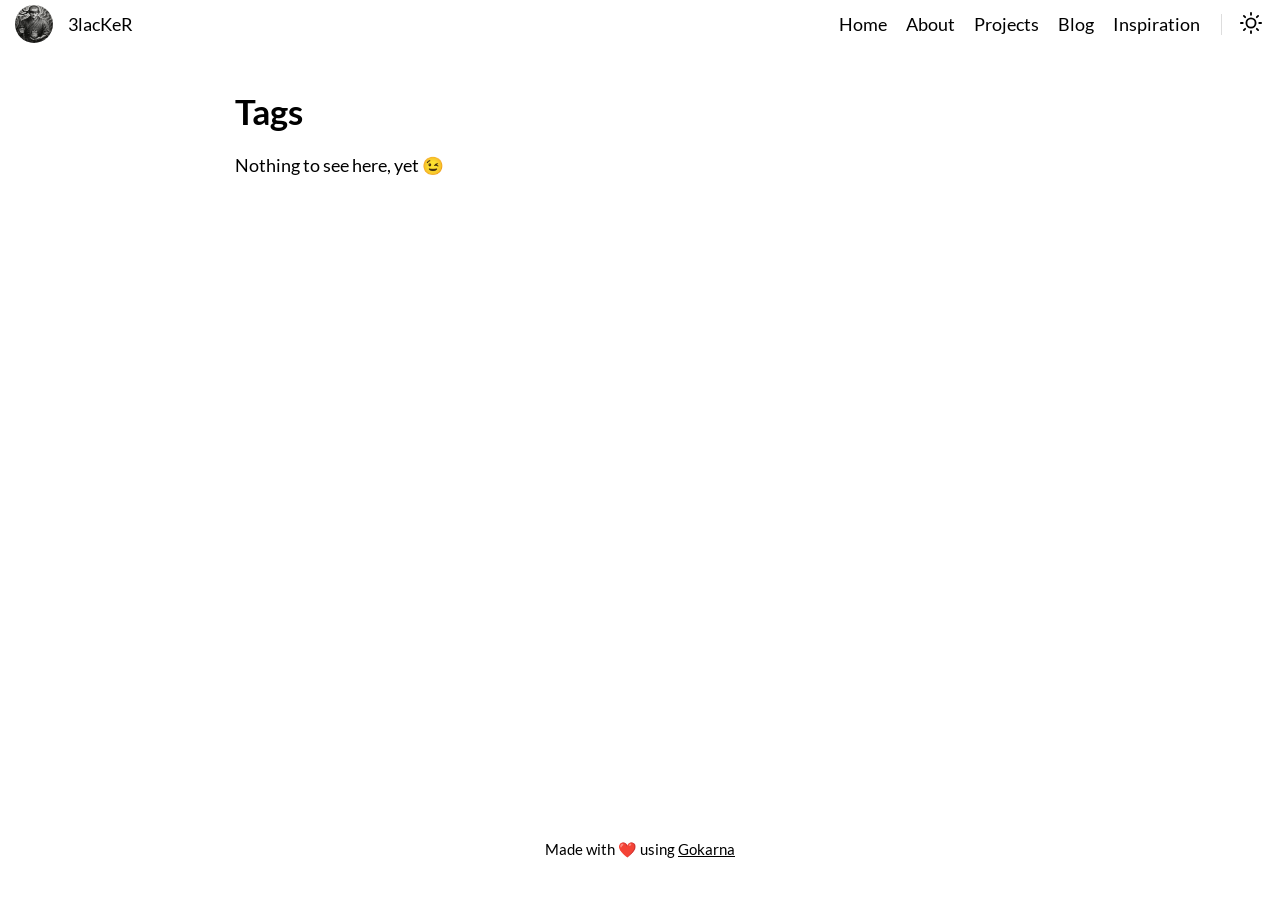
<file: tags/index.html>
<!DOCTYPE html>
<html lang="en"><head>
    <meta charset="utf-8">
    <meta name="viewport" content="width=device-width, initial-scale=1">

    <style>
        :root {
            --accent-color: #FF4D4D;
            --font-size: 17.5px;
        }
    </style>

    
    
    
    
    
    

    
    <title>Tags</title>
    <meta name="description" content="Pentester | Offensive Security Enthusiast | CyberSecurity Student">
    <meta name="keywords" content=''>

    <meta property="og:url" content="https://elmouddene.com/tags/">
    <meta property="og:type" content="website">
    <meta property="og:title" content="Tags">
    <meta property="og:description" content="Pentester | Offensive Security Enthusiast | CyberSecurity Student">
    <meta property="og:image" content="https://elmouddene.com/images/avatar.png">
    <meta property="og:image:secure_url" content="https://elmouddene.com/images/avatar.png">

    <meta name="twitter:card" content="summary_large_image">
    <meta name="twitter:title" content="Tags">
    <meta name="twitter:description" content="Pentester | Offensive Security Enthusiast | CyberSecurity Student">
    <meta property="twitter:domain" content="https://elmouddene.com/tags/">
    <meta property="twitter:url" content="https://elmouddene.com/tags/">
    <meta name="twitter:image" content="https://elmouddene.com/images/avatar.png">

    
    <link rel="canonical" href="https://elmouddene.com/tags/">

    
    <link rel="stylesheet" type="text/css" href="/css/normalize.min.css" media="print">

    
    <link rel="stylesheet" type="text/css" href="/css/main.min.css">

    
    <link id="dark-theme" rel="stylesheet" href="/css/dark.min.css">

    
    <script src="/js/bundle.min.a036ebe92c17ea3f0c07761c2135b82bec6f37c8efb7f49ddad1f28c22fc4769.js" integrity="sha256-oDbr6SwX6j8MB3YcITW4K&#43;xvN8jvt/Sd2tHyjCL8R2k="></script>

    
    
</head>
<body>
        <script>
            
            setThemeByUserPref();
        </script><header class="header">
    <nav class="header-nav">

        
        <div class="avatar">
            <a href="https://elmouddene.com/">
                <img src='/images/avatar.png' alt="avatar">
            </a>
        </div>
        

        <div class="nav-title">
            <a class="nav-brand" href="https://elmouddene.com/">3lacKeR</a>
        </div>

        <div class="nav-links">
            
            <div class="nav-link">
                <a href="https://elmouddene.com/" aria-label="home" > Home </a>
            </div>
            
            <div class="nav-link">
                <a href="https://elmouddene.com/about/" aria-label="about" > About </a>
            </div>
            
            <div class="nav-link">
                <a href="https://elmouddene.com/projects/" aria-label="projects" > Projects </a>
            </div>
            
            <div class="nav-link">
                <a href="https://elmouddene.com/blog/" aria-label="blog" > Blog </a>
            </div>
            
            <div class="nav-link">
                <a href="https://elmouddene.com/owl/" aria-label="inspiration" > Inspiration </a>
            </div>
            

            <span class="nav-icons-divider"></span>
            <div class="nav-link dark-theme-toggle">
                <span class="sr-only dark-theme-toggle-screen-reader-target">theme</span>
                <a aria-hidden="true" role="switch">
                    <span class="theme-toggle-icon" data-feather="moon"></span>
                </a>
            </div>

            <div class="nav-link" id="hamburger-menu-toggle">
                <span class="sr-only hamburger-menu-toggle-screen-reader-target">menu</span>
                <a aria-checked="false" aria-labelledby="hamburger-menu-toggle" id="hamburger-menu-toggle-target" role="switch">
                    <span data-feather="menu"></span>
                </a>
            </div>

            
            <ul class="nav-hamburger-list visibility-hidden">
                
                <li class="nav-item">
                    <a href="https://elmouddene.com/" > Home </a>
                </li>
                
                <li class="nav-item">
                    <a href="https://elmouddene.com/about/" > About </a>
                </li>
                
                <li class="nav-item">
                    <a href="https://elmouddene.com/projects/" > Projects </a>
                </li>
                
                <li class="nav-item">
                    <a href="https://elmouddene.com/blog/" > Blog </a>
                </li>
                
                <li class="nav-item">
                    <a href="https://elmouddene.com/owl/" > Inspiration </a>
                </li>
                
                <li class="nav-item dark-theme-toggle">
                    <span class="sr-only dark-theme-toggle-screen-reader-target">theme</span>
                    <a role="switch">
                        <span class="theme-toggle-icon" data-feather="moon"></span>
                    </a>
                </li>
            </ul>

        </div>
    </nav>
</header>
<main id="content">
<div class="container tags-list">

    <h1 class="list-title">Tags</h1>
    
        Nothing to see here, yet 😉
    

</div>

        </main><footer class="footer">
    
    

    

    

    

    <span>
        Made with &#10084;&#65039; using <a target="_blank" href="https://github.com/gokarna-theme/gokarna-hugo">Gokarna</a>
    </span>
</footer>
</body>
</html>
</file>
<file: css/main.min.css>
:root{--content-width:1120px;--container-width:810px;--light-primary-color:255, 255, 255;--light-secondary-color:#dddddd;--light-tertiary-color:#272822;--light-text-color:black}@font-face{font-family:Lato;font-weight:400;src:url(/fonts/Lato-Regular.ttf)}@font-face{font-family:Lato;font-weight:700;src:url(/fonts/Lato-Bold.ttf)}html{background-color:rgb(var(--light-primary-color));color:var(--light-text-color);font-family:lato,sans-serif;font-size:var(--font-size);min-height:100%;position:relative;scroll-behavior:smooth}body{margin-bottom:170px}b,strong{font-weight:700}a{color:inherit}a:hover{color:var(--accent-color);fill:var(--accent-color)}main#content{margin:90px auto 0;width:var(--content-width)}main#content>.container{margin:auto;width:75%;max-width:var(--container-width)}.post.container{box-sizing:border-box;display:inline-block}.post-toc{box-sizing:border-box;display:inline-block;padding-left:50px;vertical-align:top;width:24%}#toc{position:fixed;top:80px;bottom:20px;overflow-x:hidden;overflow-y:auto}#toc ul{list-style:none;margin:0;padding:0;font-size:14px}#toc ul li{margin-top:12px}#toc ul li a.level-1{padding-left:0}#toc ul li a.level-2{padding-left:10px}#toc ul li a.level-3{padding-left:20px}#toc ul li a.level-4{padding-left:30px}#toc ul li a{text-decoration:none}#toc ul li a.active{color:var(--accent-color)}img{height:auto;max-width:100%}.header{background-color:rgba(var(--light-primary-color),.95);color:inherit;height:50px;left:0;position:fixed;top:0;transition:box-shadow .3s ease-in-out;width:100%;z-index:5}.header a{text-decoration:none}.header .header-nav{height:50px;margin-top:0}.header-nav .avatar{border-radius:18px;float:left;height:100%;margin-left:15px}.header-nav .avatar img{border-radius:100%;display:block;height:38px;margin-top:5px;overflow:hidden;width:38px}.header-nav .nav-title{display:inline-block;height:100%;line-height:50px;padding-left:15px}.nav-title a{height:50px}.header-nav .nav-links{float:right;line-height:50px;margin-right:10px}.nav-links .nav-link{display:inline-block;padding:0 2px}.nav-links .nav-link a{display:block;padding:0 6px}.nav-link a svg{height:20px;margin:-3px auto;stroke-width:2;width:20px}.nav-item a svg{height:20px;margin:-3px auto;stroke-width:2;width:20px}.nav-links .nav-link.icon a{padding:0 8px}.nav-links .nav-icons-divider{border-color:inherit;border-left:1.5px solid;color:var(--light-secondary-color);margin:0 10px}.nav-links .dark-theme-toggle:hover{cursor:pointer}a:hover .feather-sun{fill:#000;color:#000}.dark-theme-toggle .feather{height:22px;stroke-linecap:round;stroke-linejoin:round;width:22px}#hamburger-menu-toggle{display:none}#hamburger-menu-toggle .feather{height:24px;stroke-linecap:round;stroke-linejoin:round;width:24px}.nav-hamburger-list{background:rgb(var(--light-primary-color));border-bottom:solid 1.5px var(--light-secondary-color);border-top:solid 1.5px var(--light-secondary-color);list-style-type:none;margin:0;padding:0;position:absolute;right:0;text-align:center;width:100%;z-index:5}.nav-hamburger-list a:hover{text-decoration:underline}.footer{bottom:0;color:inherit;left:0;margin-left:30%;overflow:hidden;padding:40px 0;position:absolute;text-align:center;width:40%}.footer span{display:block;font-size:.85em;font-weight:300;padding:1px 0}.flex-break{flex-basis:100%;height:0;display:none}.visibility-hidden{visibility:hidden}.header-shadow{box-shadow:#dcdcdc 0 1px 5px}.post-tags{list-style-type:none;padding:0}.post-tags .post-tag{border:1.5px solid;border-radius:4px;box-sizing:border-box;color:inherit;display:inline-block;font-size:14px}.post-tags .post-tag:hover{background-color:var(--light-text-color);color:rgb(var(--light-primary-color))}.post-tag a{color:inherit;display:block;padding:6px 12px;text-decoration:none}code,pre{background-color:var(--light-tertiary-color);box-sizing:border-box;color:#fff}pre{font-size:.95rem;overflow:auto;padding:20px}code{box-decoration-break:clone;word-wrap:break-word;font-size:.8em}:not(pre)>code{background-color:var(--light-secondary-color)!important;color:var(--light-text-color);padding:1px 4px}pre code{font-size:.9em}code{text-size-adjust:100%;-ms-text-size-adjust:100%;-moz-text-size-adjust:100%;-webkit-text-size-adjust:100%}blockquote{border-left:2px solid var(--light-secondary-color);color:grey;padding-left:1rem;margin-left:0}hr{color:var(--light-secondary-color);margin:50px auto}table{border-collapse:collapse;margin:30px 0;text-align:left;display:block;overflow-x:auto}table thead{background-color:var(--light-secondary-color)}table td,table th{padding:1.4rem}table td{border-bottom:1px solid var(--light-secondary-color)}.home-about{text-align:center}.home-about .avatar img{border-radius:50%;height:auto;object-fit:cover}.home-about .avatar img.size-xs{height:7rem;width:7rem}.home-about .avatar img.size-s{height:9rem;width:9rem}.home-about .avatar img.size-m{height:11rem;width:11rem}.home-about .avatar img.size-l{height:13rem;width:13rem}.home-about .avatar img.size-xl{height:15rem;width:15rem}.home-about h1{font-size:2em}.home-about h2{font-size:1.2em}.gk-social-icons{text-align:center}.gk-social-icons .gk-social-icons-list{display:inline-block;list-style-type:none;padding:0;text-align:center}.gk-social-icons-list .gk-social-icon{box-sizing:border-box;display:inline-block;fill:var(--light-text-color);height:24px;margin:0 6px;width:24px}.gk-social-icon a svg path{transition:fill .15s ease}.home-content{line-height:1.25;width:80%;margin:0 auto}.home-posts{margin:0 auto;padding-top:10px;width:80%}.post [role=doc-subtitle]{font-size:1.1em;font-style:italic}.post{overflow-wrap:break-word}.post .post-date,.prev-post-date,.next-post-date{color:gray}.post .post-content{line-height:1.7;margin-top:50px;letter-spacing:.5px}.post-content h1,.post-content h2,.post-content h3,.post-content h4{scroll-margin-top:55px}.post-content h1{margin-top:40px}.post-content h2{margin-top:35px}.post-content h3{margin-top:30px}.post-content h4{margin-top:25px}.post-content h5{margin-top:20px}.post-content img{display:block;margin-left:auto;margin-right:auto}.list-posts .list-title{text-align:center}.list-posts .posts-year{margin-top:70px}.list-posts .post-title{margin:18px 0 0 15px}.list-posts a{text-decoration:none}.post-title .post-link,.post-title .post-date{display:inline-block}.post-title .post-link{width:73%}.tags-list .post-tags{margin-top:50px}.tags-list .post-tags .post-tag{margin:2px 5px;padding:0}.tags-list .post-tags .post-tag a{border-radius:inherit;padding:0}.tags-list .post-tags .post-tag a div{display:inline-block}.tags-list .post-tags .post-tag a .tag-name{padding:5px 8px}.tags-list .post-tags .post-tag a .tag-posts-count{background-color:var(--light-secondary-color);border-radius:inherit;color:inherit;opacity:.8;padding:6px;position:relative;z-index:0}.tags-list .post-tags .post-tag:hover a .tag-posts-count{background-color:var(--light-text-color);color:rgb(var(--light-primary-color))}.text-404{margin-top:125px;text-align:center}@media only screen and (max-width:1120px){main#content{width:auto}}@media only screen and (max-width:820px){body{font-size:.95rem}.flex-break{display:block}.home-about .avatar img{border-radius:50%;height:7rem;width:7rem}.nav-links .nav-link,.nav-icons-divider{display:none}#hamburger-menu-toggle{display:inline-block}main#content{box-sizing:border-box;padding:0 1.5rem;width:auto}.home-content,.home-posts{width:auto;margin:0}main#content .container{width:100%}.home-about{margin:0 auto}#toc{display:none}.list-posts{flex:1}.list-posts .post-date{color:gray}.footer{margin-left:0;width:100%}}@media only screen and (min-width:820px){.nav-hamburger-list{visibility:hidden!important}}.sr-only{position:absolute;left:-10000px;top:auto;width:1px;height:1px;overflow:hidden}.prev-post{float:left;text-align:left}.next-post{float:right;text-align:right}.prev-post,.next-post{max-width:33%}.arrow-logo{background-color:transparent;border-radius:50%;bottom:20px;cursor:pointer;display:none;font-size:24px;padding:10px;padding-right:8px;position:fixed;right:20px;z-index:5;background-color:var(--light-tertiary-color);width:25px;height:25px}.arrow-logo path{fill:var(--light-secondary-color)}.arrow-logo:hover{fill:var(--accent-color)}@media screen and (max-width:600px){#btt-button{visibility:hidden}}
</file>
<file: css/dark.min.css>
:root{--dark-primary-color:34, 39, 46;--dark-secondary-color:#2d333b;--dark-tertiary-color:#646464;--dark-text-color:white}html{background-color:rgb(var(--dark-primary-color));color:var(--dark-text-color);fill:var(--dark-text-color)}.header{background-color:rgba(var(--dark-primary-color),.95)}.nav-hamburger-list{background:rgba(var(--dark-primary-color),1)}.nav-links .nav-icons-divider{color:var(--dark-secondary-color)}a:hover .feather-moon{fill:#fff;color:#fff}.gk-social-icons-list .gk-social-icon,.gk-social-icons-list .gk-social-icon a:visited{fill:var(--dark-text-color)}.gk-social-icons-list .gk-social-icon a:hover{fill:var(--accent-color)}.post-tags .post-tag:hover{background-color:var(--dark-text-color);color:rgb(var(--dark-primary-color))}.tags-list .post-tags .post-tag a .tag-posts-count{background-color:var(--dark-secondary-color)}.tags-list .post-tags .post-tag:hover a .tag-posts-count{background-color:var(--dark-text-color);color:rgb(var(--dark-primary-color))}.footer{border-top-color:var(--dark-header-bg-color)}blockquote{color:darkgrey;border-left-color:var(--dark-secondary-color)}hr{color:var(--dark-secondary-color)}table thead{background-color:var(--dark-secondary-color)}table td,table th{border-bottom-color:var(--dark-secondary-color)}code,pre{background-color:var(--dark-secondary-color)!important}:not(pre)>code{background-color:var(--dark-tertiary-color)!important;color:var(--dark-text-color)}.header-shadow{box-shadow:#21262d 0 -1px inset}.arrow-logo{background-color:var(--dark-secondary-color)}
</file>
